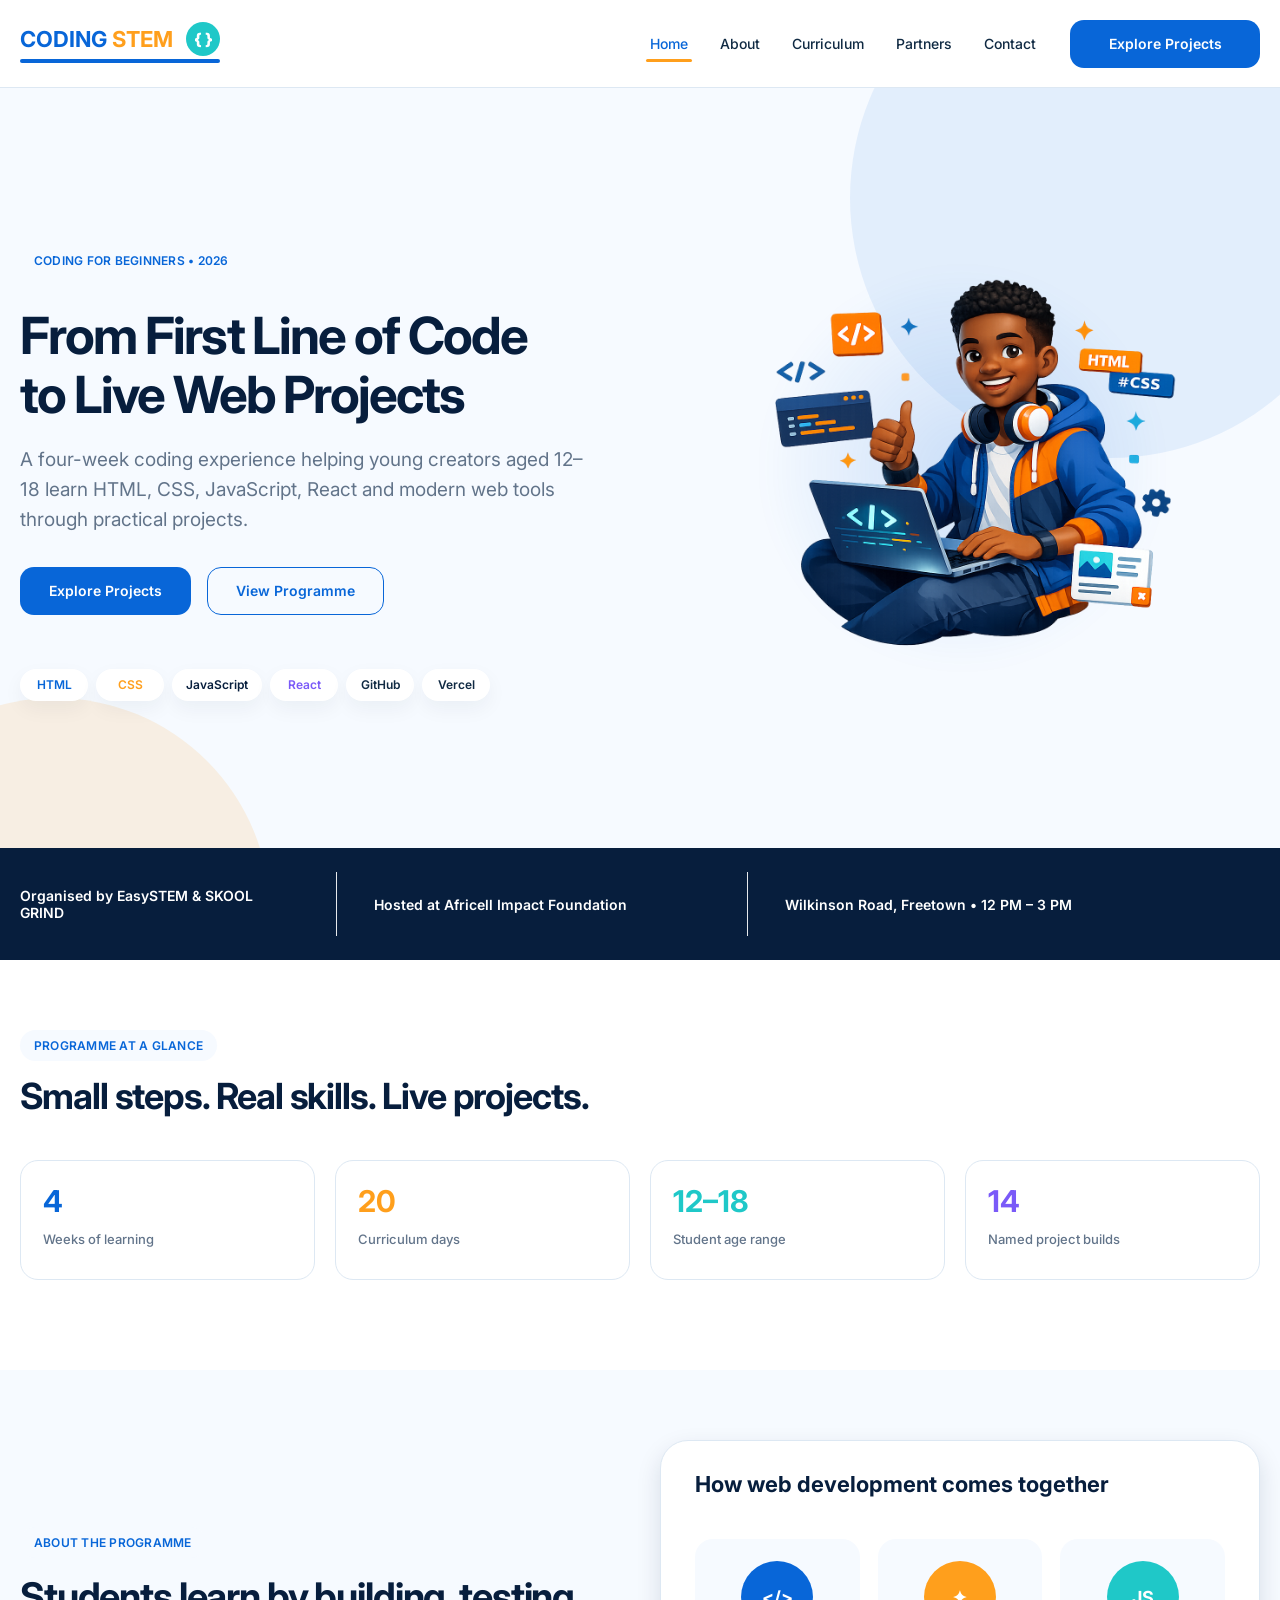
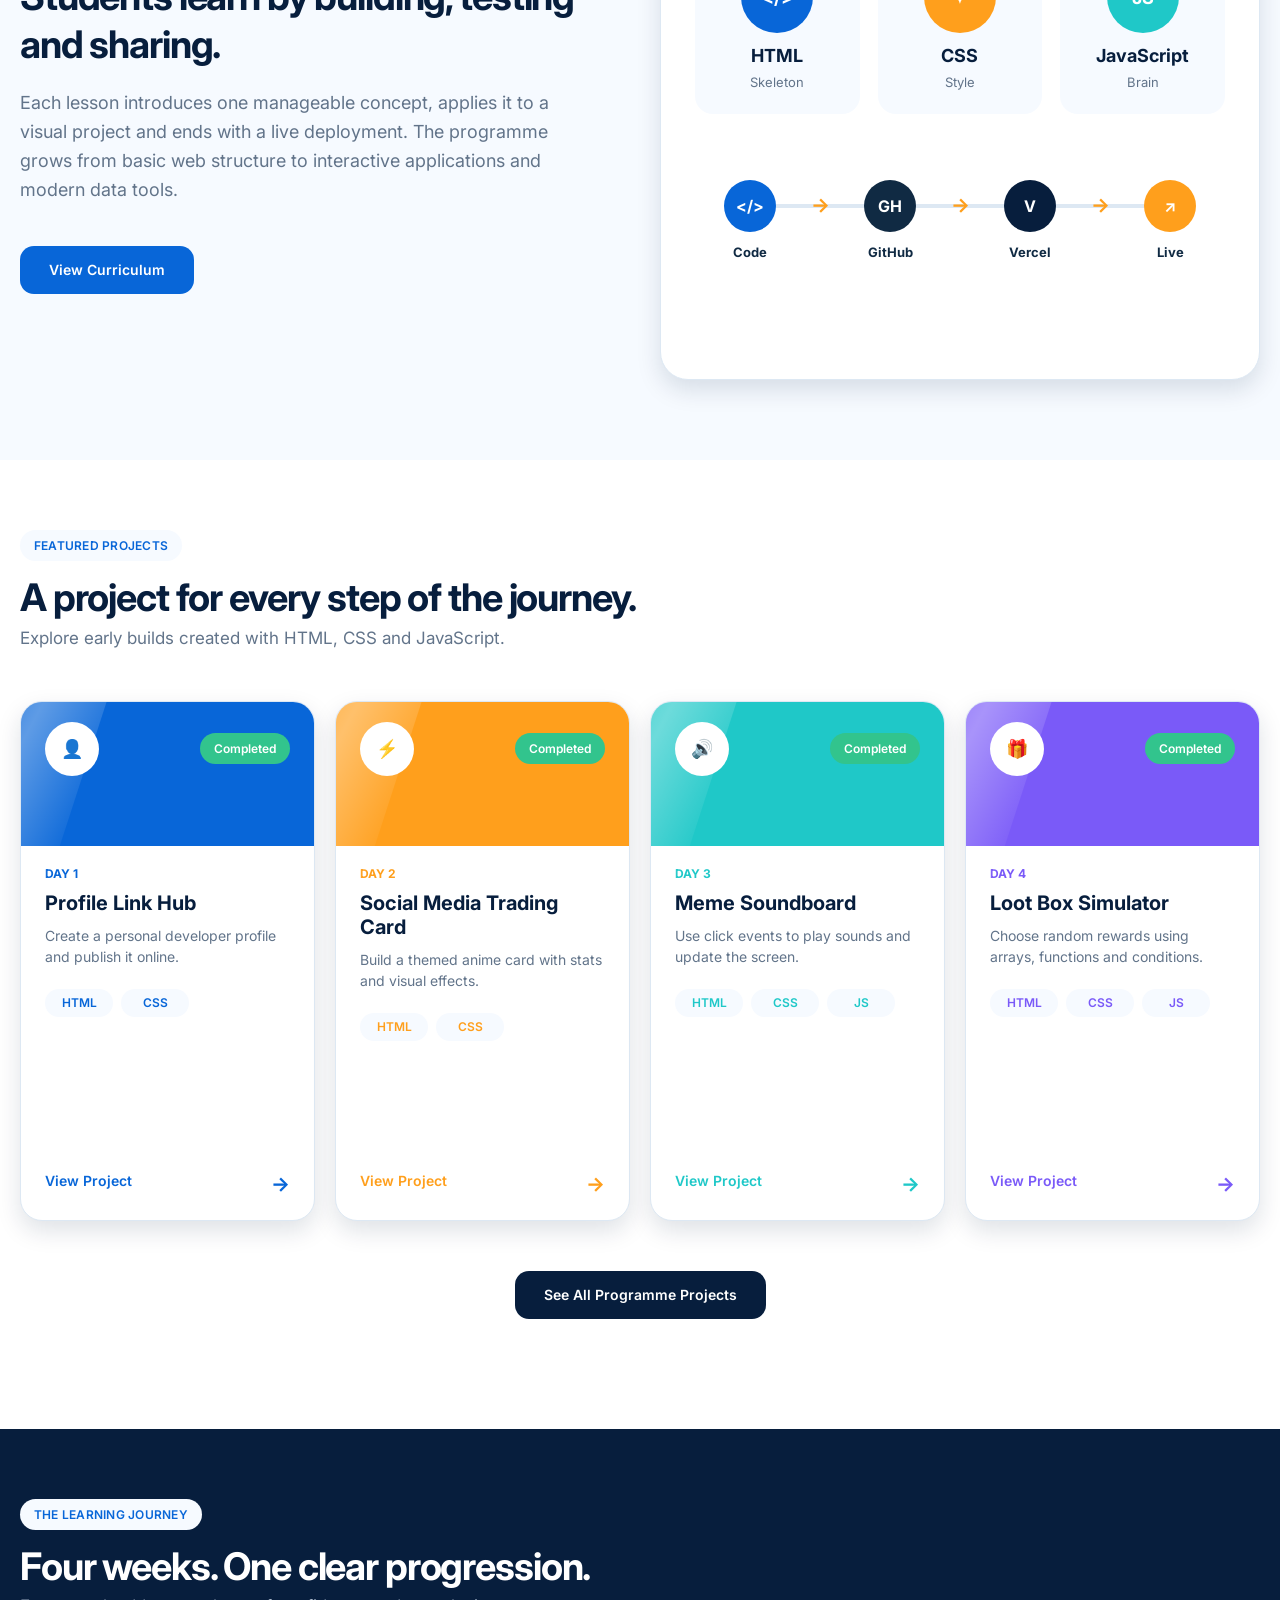
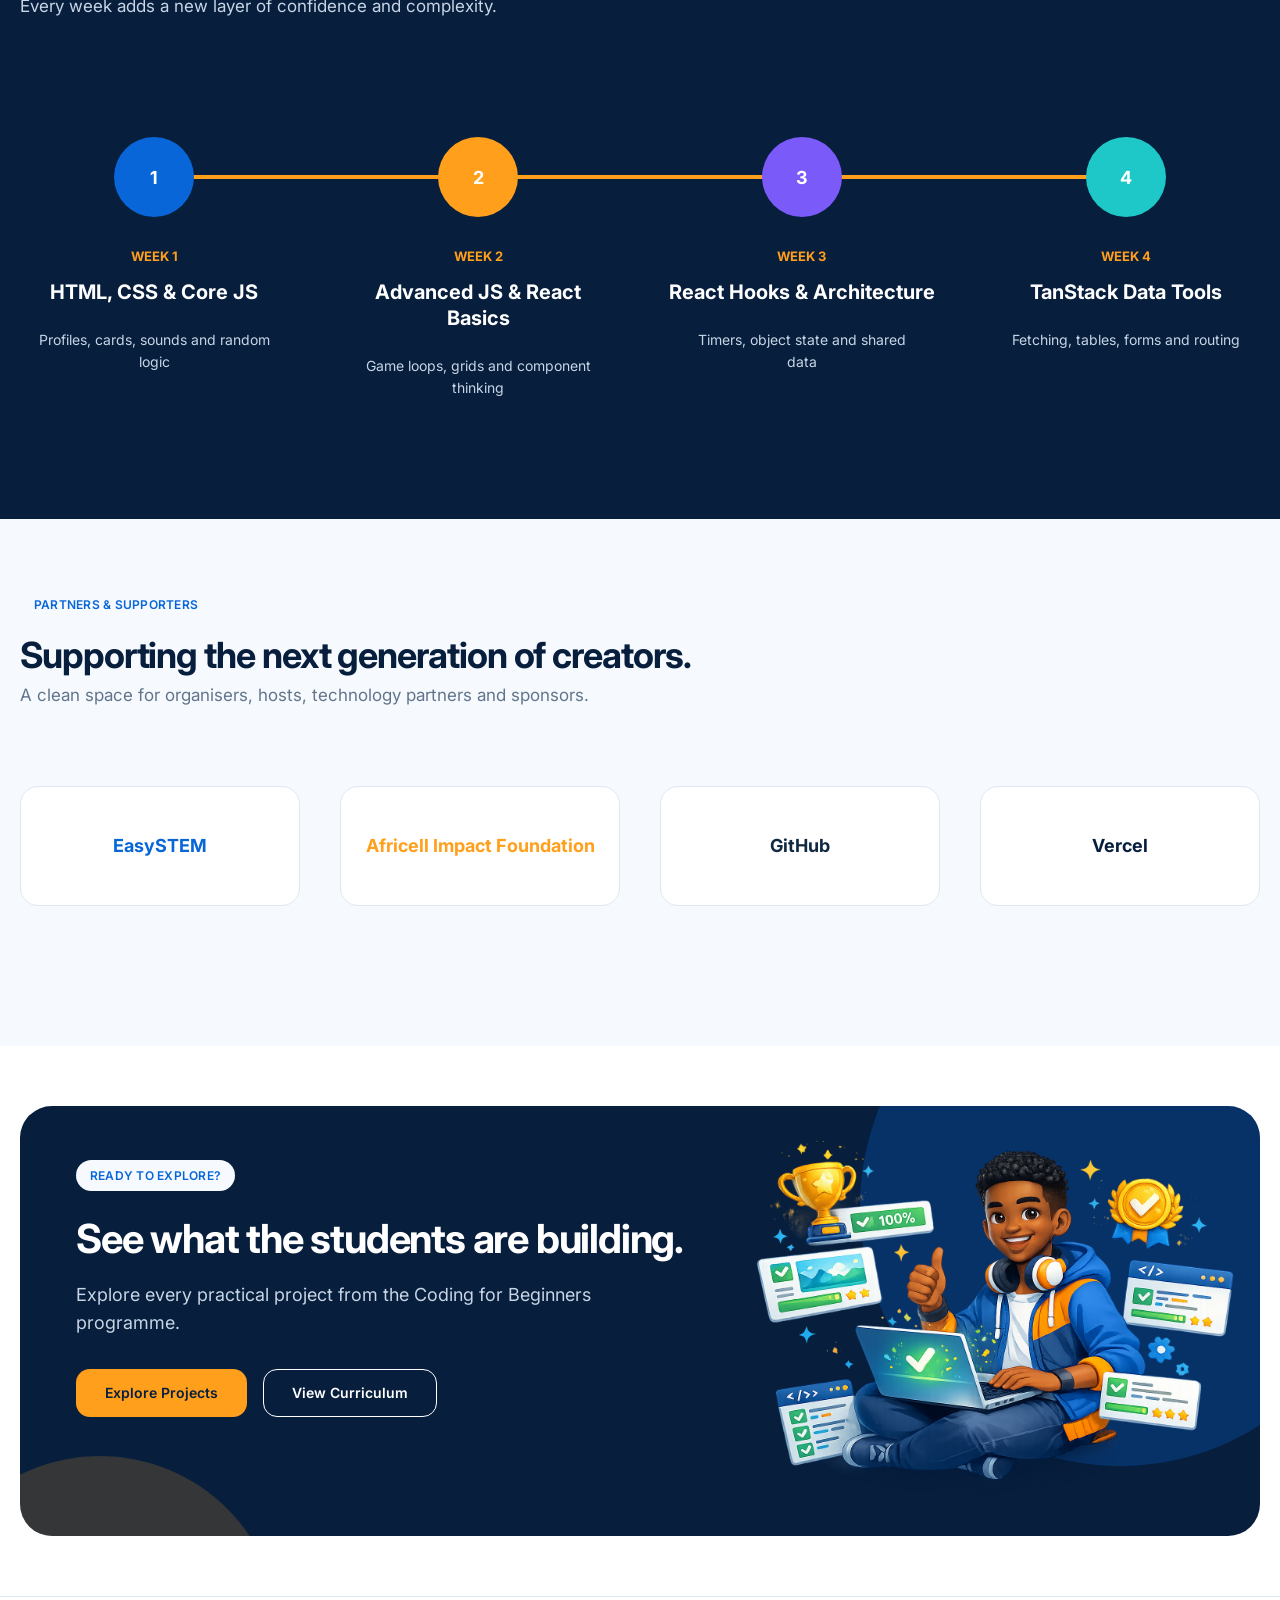
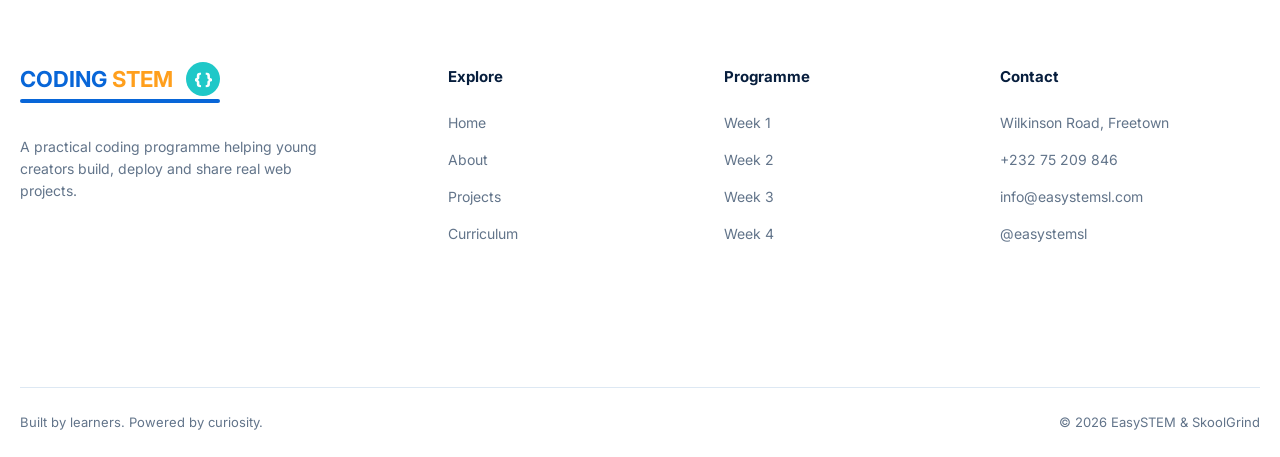
<file: index.html>
<!DOCTYPE html>
<html lang="en">
<head>
  <meta charset="UTF-8">
  <meta name="viewport" content="width=device-width, initial-scale=1.0">
  <meta name="description" content="Coding for Beginners is a four-week practical coding programme for young creators aged 12–18.">
  <meta property="og:image" content="preview.png">
  <meta property="og:image:width" content="1200">
  <meta property="og:image:height" content="630">
  <title>Coding STEM — Coding for Beginners</title>
  <link rel="preconnect" href="https://fonts.googleapis.com">
  <link rel="preconnect" href="https://fonts.gstatic.com" crossorigin>
  <link href="https://fonts.googleapis.com/css2?family=Inter:wght@400;500;600;700;800&display=swap" rel="stylesheet">
  <link rel="stylesheet" href="style.css">
</head>
<body>
  <header class="site-header" id="home">
    <div class="nav-shell">
      <a class="brand" href="#home" aria-label="Coding STEM home">
        <span class="brand-words"><strong>CODING</strong> <b>STEM</b></span>
        <span class="brand-code">{ }</span>
        <span class="brand-line"></span>
      </a>

      <input class="nav-toggle" type="checkbox" id="nav-toggle" aria-label="Open navigation">
      <label class="nav-toggle-label" for="nav-toggle"><span></span><span></span><span></span></label>

      <nav class="nav-links" aria-label="Primary navigation">
        <a class="active" href="#home">Home</a>
        <a href="#about">About</a>
        <!-- <a href="projects.html">Projects</a> -->
        <a href="#curriculum">Curriculum</a>
        <a href="#partners">Partners</a>
        <a href="#contact">Contact</a>
      </nav>

      <a class="button nav-button" href="projects.html">Explore Projects</a>
    </div>
  </header>

  <main>
    <section class="hero section-light">
      <span class="blob blob-blue" aria-hidden="true"></span>
      <span class="blob blob-orange" aria-hidden="true"></span>
      <div class="section-shell hero-grid">
        <div class="hero-copy">
          <span class="eyebrow">CODING FOR BEGINNERS • 2026</span>
          <h1>From First Line of Code<br>to Live Web Projects</h1>
          <p>A four-week coding experience helping young creators aged 12–18 learn HTML, CSS, JavaScript, React and modern web tools through practical projects.</p>
          <div class="hero-actions">
            <a class="button" href="projects.html">Explore Projects</a>
            <a class="button button-outline" href="#curriculum">View Programme</a>
          </div>
          <div class="technology-pills" aria-label="Technologies covered">
            <span class="tech html">HTML</span>
            <span class="tech css">CSS</span>
            <span class="tech js">JavaScript</span>
            <span class="tech react">React</span>
            <span class="tech neutral">GitHub</span>
            <span class="tech neutral">Vercel</span>
          </div>
        </div>

        <div class="hero-art" aria-label="Young student coding on a laptop">
          <span class="art-glow"></span>
          <img src="assets/coding-hero.png" alt="Young African student coding with a laptop and floating web development symbols">
        </div>
      </div>
    </section>

    <section class="programme-strip" aria-label="Programme details">
      <div class="strip-shell">
        <p>Organised by EasySTEM &amp; SKOOL GRIND</p>
        <span></span>
        <p>Hosted at Africell Impact Foundation</p>
        <span></span>
        <p>Wilkinson Road, Freetown • 12 PM – 3 PM</p>
      </div>
    </section>

    <section class="stats-section reveal-section">
      <div class="section-shell">
        <span class="eyebrow">PROGRAMME AT A GLANCE</span>
        <h2>Small steps. Real skills. Live projects.</h2>
        <div class="stats-grid">
          <article class="stat-card stat-blue"><strong>4</strong><span>Weeks of learning</span></article>
          <article class="stat-card stat-orange"><strong>20</strong><span>Curriculum days</span></article>
          <article class="stat-card stat-cyan"><strong>12–18</strong><span>Student age range</span></article>
          <article class="stat-card stat-purple"><strong>14</strong><span>Named project builds</span></article>
        </div>
      </div>
    </section>

    <section class="about-section section-light reveal-section" id="about">
      <div class="section-shell about-grid">
        <div class="about-copy">
          <span class="eyebrow">ABOUT THE PROGRAMME</span>
          <h2>Students learn by building, testing and sharing.</h2>
          <p>Each lesson introduces one manageable concept, applies it to a visual project and ends with a live deployment. The programme grows from basic web structure to interactive applications and modern data tools.</p>
          <a class="button" href="#curriculum">View Curriculum</a>
        </div>

        <div class="learning-card">
          <h3>How web development comes together</h3>
          <div class="layers-grid">
            <article class="layer-card">
              <span class="layer-icon blue">&lt;/&gt;</span>
              <strong>HTML</strong>
              <small>Skeleton</small>
            </article>
            <article class="layer-card">
              <span class="layer-icon orange">✦</span>
              <strong>CSS</strong>
              <small>Style</small>
            </article>
            <article class="layer-card">
              <span class="layer-icon cyan">JS</span>
              <strong>JavaScript</strong>
              <small>Brain</small>
            </article>
          </div>
          <div class="workflow-line" aria-label="Code to live project workflow">
            <article><span class="workflow-icon blue">&lt;/&gt;</span><b>Code</b></article>
            <i>→</i>
            <article><span class="workflow-icon ink">GH</span><b>GitHub</b></article>
            <i>→</i>
            <article><span class="workflow-icon navy">V</span><b>Vercel</b></article>
            <i>→</i>
            <article><span class="workflow-icon orange">↗</span><b>Live</b></article>
          </div>
        </div>
      </div>
    </section>

    <section class="projects-section reveal-section" id="projects">
      <div class="section-shell">
        <span class="eyebrow">FEATURED PROJECTS</span>
        <h2>A project for every step of the journey.</h2>
        <p class="section-intro">Explore early builds created with HTML, CSS and JavaScript.</p>

        <div class="project-grid">
          <a class="project-card blue-card" href="Day One/profile-card-lesson-project/day-one.html">
            <span class="project-top"><b class="project-icon">👤</b><em>Completed</em></span>
            <span class="day">DAY 1</span>
            <h3>Profile Link Hub</h3>
            <p>Create a personal developer profile and publish it online.</p>
            <span class="tag-row"><small>HTML</small><small>CSS</small></span>
            <span class="project-link">View Project <b>→</b></span>
          </a>

          <a class="project-card orange-card mobile-hide" href="Day Two/kairo-project/day-two.html">
            <span class="project-top"><b class="project-icon">⚡</b><em>Completed</em></span>
            <span class="day">DAY 2</span>
            <h3>Social Media Trading Card</h3>
            <p>Build a themed anime card with stats and visual effects.</p>
            <span class="tag-row"><small>HTML</small><small>CSS</small></span>
            <span class="project-link">View Project <b>→</b></span>
          </a>

          <a class="project-card cyan-card" href="Day Three/day3-meme-soundboard/day-three.html">
            <span class="project-top"><b class="project-icon">🔊</b><em>Completed</em></span>
            <span class="day">DAY 3</span>
            <h3>Meme Soundboard</h3>
            <p>Use click events to play sounds and update the screen.</p>
            <span class="tag-row"><small>HTML</small><small>CSS</small><small>JS</small></span>
            <span class="project-link">View Project <b>→</b></span>
          </a>

          <a class="project-card purple-card mobile-hide" href="Day Four/mystery-loot-box/day-four.html">
            <span class="project-top"><b class="project-icon">🎁</b><em>Completed</em></span>
            <span class="day">DAY 4</span>
            <h3>Loot Box Simulator</h3>
            <p>Choose random rewards using arrays, functions and conditions.</p>
            <span class="tag-row"><small>HTML</small><small>CSS</small><small>JS</small></span>
            <span class="project-link">View Project <b>→</b></span>
          </a>
        </div>

        <div class="center-action"><a class="button button-navy" href="projects.html">See All Programme Projects</a></div>
      </div>
    </section>

    <section class="journey-section reveal-section" id="curriculum">
      <div class="section-shell">
        <span class="eyebrow eyebrow-light">THE LEARNING JOURNEY</span>
        <h2>Four weeks. One clear progression.</h2>
        <p class="section-intro light-copy">Every week adds a new layer of confidence and complexity.</p>

        <div class="journey-track">
          <article class="week-card week-one">
            <span class="week-dot">1</span>
            <b>WEEK 1</b>
            <h3>HTML, CSS &amp; Core JS</h3>
            <p>Profiles, cards, sounds and random logic</p>
          </article>
          <article class="week-card week-two">
            <span class="week-dot">2</span>
            <b>WEEK 2</b>
            <h3>Advanced JS &amp; React Basics</h3>
            <p>Game loops, grids and component thinking</p>
          </article>
          <article class="week-card week-three">
            <span class="week-dot">3</span>
            <b>WEEK 3</b>
            <h3>React Hooks &amp; Architecture</h3>
            <p>Timers, object state and shared data</p>
          </article>
          <article class="week-card week-four">
            <span class="week-dot">4</span>
            <b>WEEK 4</b>
            <h3>TanStack Data Tools</h3>
            <p>Fetching, tables, forms and routing</p>
          </article>
        </div>
      </div>
    </section>

    <section class="partners-section section-light reveal-section" id="partners">
      <div class="section-shell">
        <span class="eyebrow">PARTNERS &amp; SUPPORTERS</span>
        <h2>Supporting the next generation of creators.</h2>
        <p class="section-intro">A clean space for organisers, hosts, technology partners and sponsors.</p>
        <div class="partner-grid">
          <article class="partner-card partner-blue">EasySTEM</article>
          <article class="partner-card partner-orange">Africell Impact Foundation</article>
          <article class="partner-card partner-ink">GitHub</article>
          <article class="partner-card partner-navy">Vercel</article>
        </div>
      </div>
    </section>

    <section class="cta-wrap reveal-section">
      <div class="cta-card">
        <span class="cta-blob cta-blue" aria-hidden="true"></span>
        <span class="cta-blob cta-orange" aria-hidden="true"></span>
        <div class="cta-copy">
          <span class="eyebrow eyebrow-light">READY TO EXPLORE?</span>
          <h2>See what the students are building.</h2>
          <p>Explore every practical project from the Coding for Beginners programme.</p>
          <div class="hero-actions">
            <a class="button button-orange" href="projects.html">Explore Projects</a>
            <a class="button button-outline-light" href="#curriculum">View Curriculum</a>
          </div>
        </div>
        <div class="cta-art">
          <img src="assets/project-achievement.png" alt="Young coder celebrating completed projects and achievements">
        </div>
      </div>
    </section>
  </main>

  <footer class="site-footer" id="contact">
    <div class="section-shell footer-grid">
      <div class="footer-brand">
        <a class="brand" href="#home">
          <span class="brand-words"><strong>CODING</strong> <b>STEM</b></span>
          <span class="brand-code">{ }</span>
          <span class="brand-line"></span>
        </a>
        <p>A practical coding programme helping young creators build, deploy and share real web projects.</p>
      </div>
      <div class="footer-column"><h3>Explore</h3><a href="#home">Home</a><a href="#about">About</a><a href="projects.html">Projects</a><a href="#curriculum">Curriculum</a></div>
      <div class="footer-column"><h3>Programme</h3><a href="#curriculum">Week 1</a><a href="#curriculum">Week 2</a><a href="#curriculum">Week 3</a><a href="#curriculum">Week 4</a></div>
      <div class="footer-column"><h3>Contact</h3><span>Wilkinson Road, Freetown</span><a href="tel:+23275209846">+232 75 209 846</a><a href="mailto:info@easystemsl.com">info@easystemsl.com</a><span>@easystemsl</span></div>
    </div>
    <div class="section-shell footer-bottom"><span>Built by learners. Powered by curiosity.</span><span>© 2026 EasySTEM &amp; SkoolGrind</span></div>
  </footer>
</body>
</html>
</file>
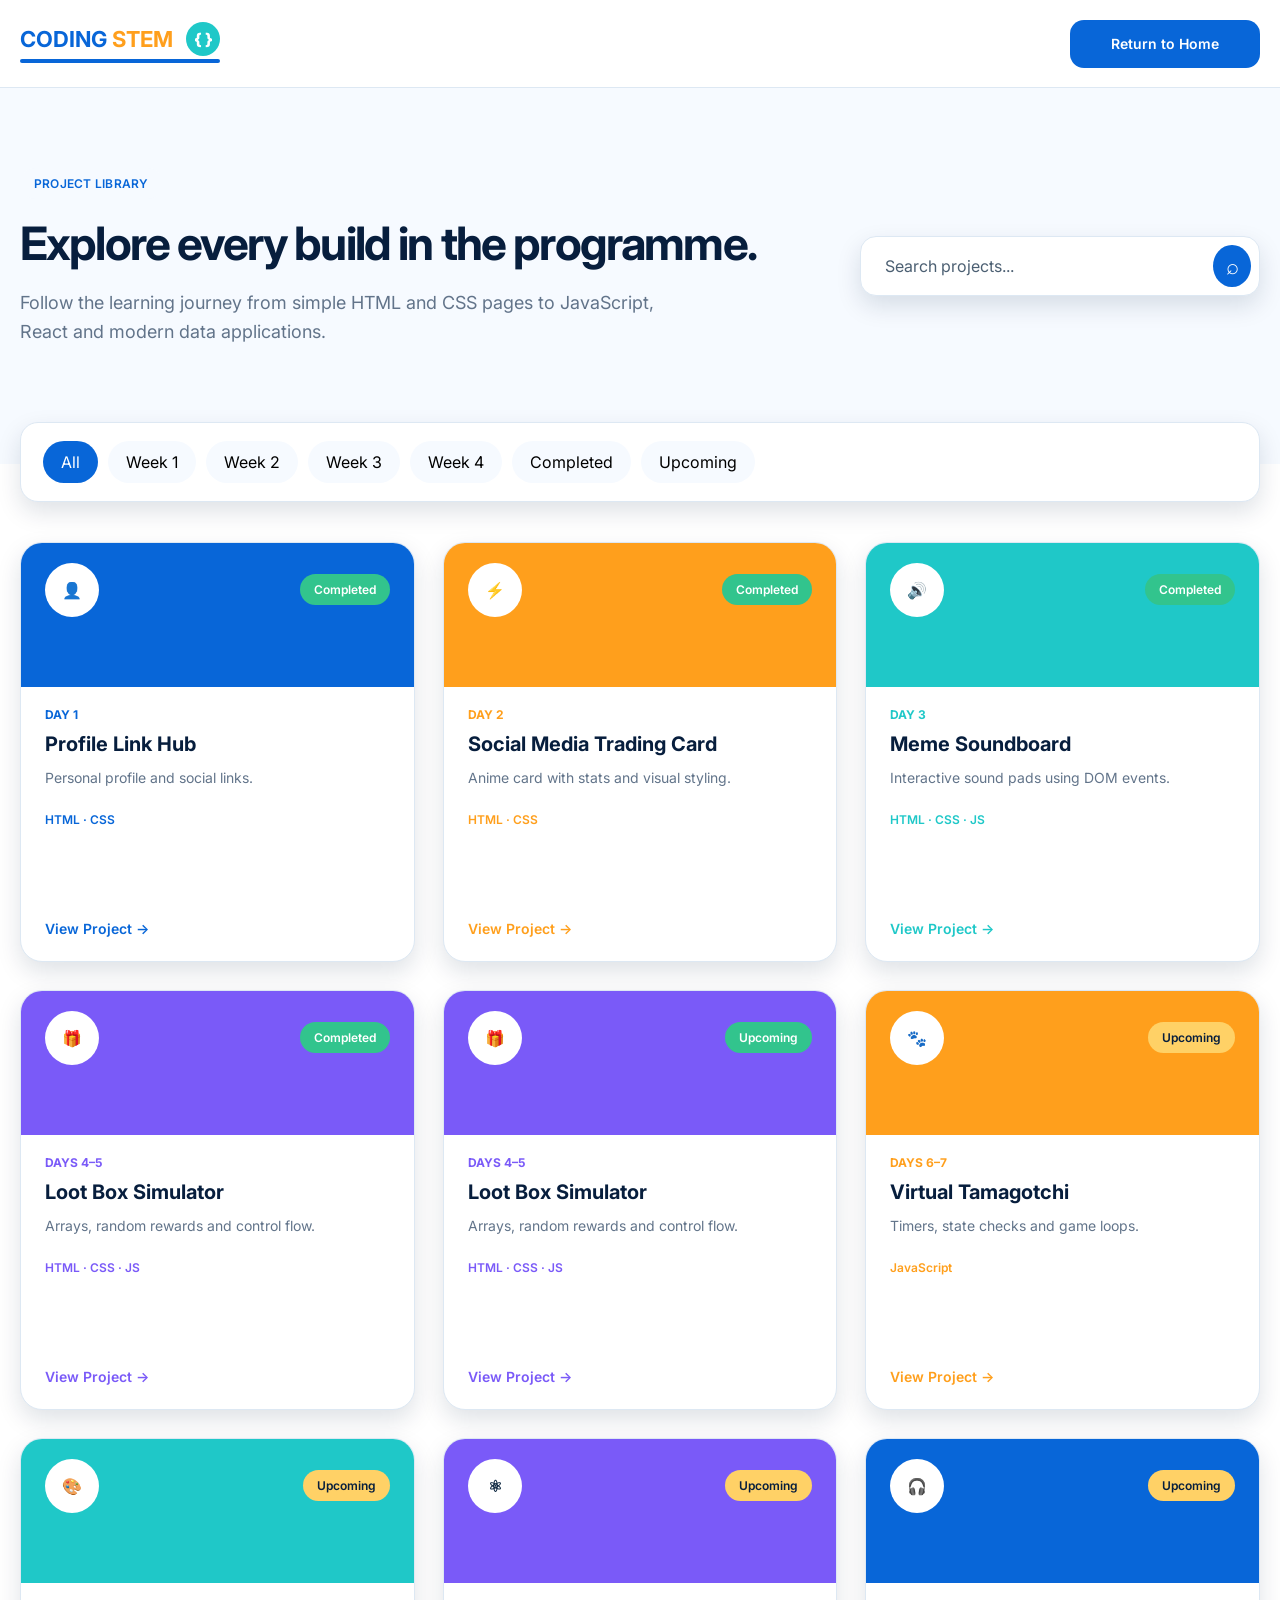
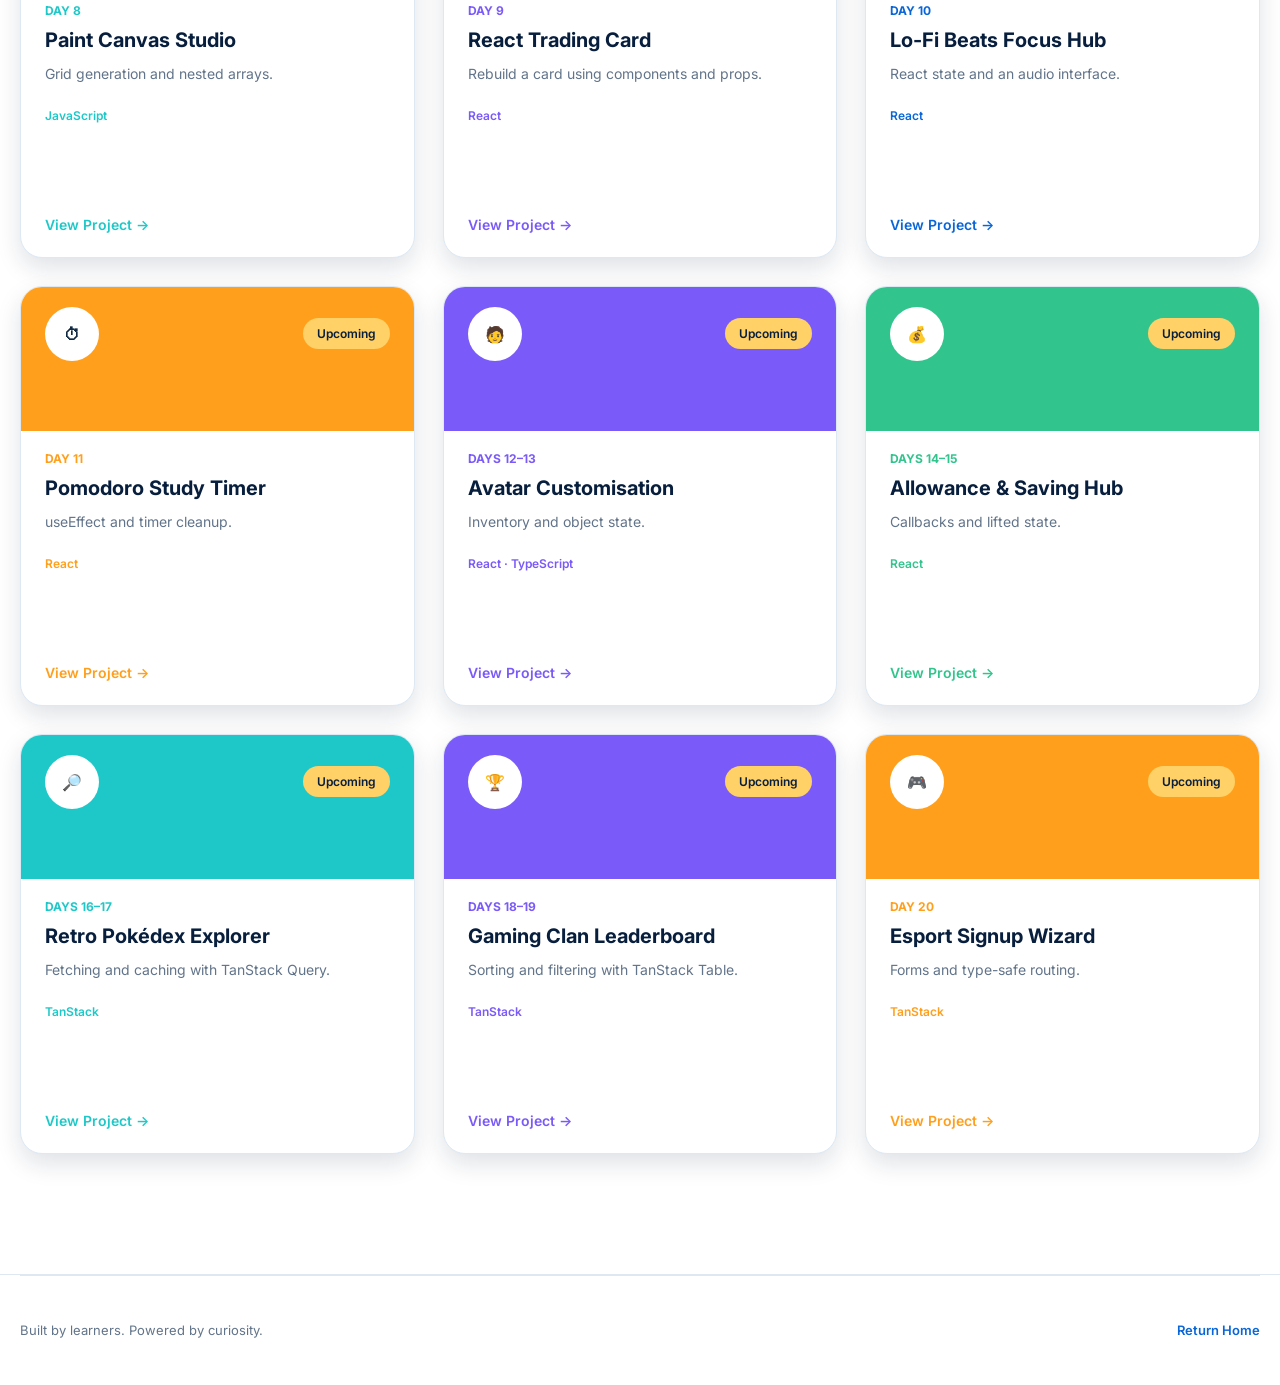
<file: projects.html>
<!doctype html>
<html lang="en">
  <head>
    <meta charset="UTF-8" />
    <meta name="viewport" content="width=device-width, initial-scale=1.0" />
    <meta
      name="description"
      content="Explore the projects in the Coding for Beginners programme."
    />
    <title>Programme Projects — Coding STEM</title>
    <link rel="preconnect" href="https://fonts.googleapis.com" />
    <link rel="preconnect" href="https://fonts.gstatic.com" crossorigin />
    <link
      href="https://fonts.googleapis.com/css2?family=Inter:wght@400;500;600;700;800&display=swap"
      rel="stylesheet"
    />
    <link rel="stylesheet" href="style.css" />
  
    <style>
      .project-search-card {
        cursor: text;
      }

      .project-search-card input {
        width: 100%;
        border: 0;
        outline: 0;
        background: transparent;
        color: inherit;
        font: inherit;
      }

      .project-search-card input::placeholder {
        color: inherit;
        opacity: 0.75;
      }

      .filter {
        border: 0;
        font: inherit;
        cursor: pointer;
      }

      .library-card[hidden] {
        display: none;
      }

      .no-projects-message {
        margin: 2rem 0 0;
        padding: 1rem 1.25rem;
        text-align: center;
        color: #62748a;
        background: #f6faff;
        border: 1px solid #dde8f3;
        border-radius: 14px;
      }
    </style>

  </head>
  <body>
    <header class="site-header">
      <div class="nav-shell">
        <a class="brand" href="index.html"
          ><span class="brand-words"><strong>CODING</strong> <b>STEM</b></span
          ><span class="brand-code">{ }</span><span class="brand-line"></span
        ></a>
        <input class="nav-toggle" type="checkbox" id="nav-toggle" /><label
          class="nav-toggle-label"
          for="nav-toggle"
          ><span></span><span></span><span></span
        ></label>
        <nav class="nav-links">
          <a href="index.html"></a>
          <a href="index.html#about"></a
          ><a class="" href="projects.html"></a
          ><a href="index.html#curriculum"></a
          ><a href="index.html#partners"></a
          ><a href="index.html#contact"></a>
        </nav>
        <a class="button nav-button" href="index.html"
          >Return to Home</a
        >
      </div>
    </header>

    <main>
      <section class="projects-hero section-light">
        <div class="section-shell projects-hero-grid">
          <div>
            <span class="eyebrow">PROJECT LIBRARY</span>
            <h1>Explore every build in the programme.</h1>
            <p>
              Follow the learning journey from simple HTML and CSS pages to
              JavaScript, React and modern data applications.
            </p>
          </div>
          <label class="project-search-card" for="project-search">
            <span aria-hidden="true">⌕</span>
            <input
              id="project-search"
              type="search"
              placeholder="Search projects..."
              autocomplete="off"
              aria-label="Search projects"
            />
          </label>
        </div>
      </section>

      <section class="project-library" id="project-library">
        <div class="section-shell">
          <div class="filter-row" aria-label="Filter projects">
            <button class="filter active" type="button" data-filter="all">All</button>
            <button class="filter" type="button" data-filter="week-1">Week 1</button>
            <button class="filter" type="button" data-filter="week-2">Week 2</button>
            <button class="filter" type="button" data-filter="week-3">Week 3</button>
            <button class="filter" type="button" data-filter="week-4">Week 4</button>
            <button class="filter" type="button" data-filter="completed">Completed</button>
            <button class="filter" type="button" data-filter="upcoming">Upcoming</button>
          </div>
          <div class="library-grid">
            <a
              class="library-card blue-card"
              id="day-1"
              href="Day One/profile-card-lesson-project/day-one.html"
             data-week="week-1" data-status="completed">
              <span class="library-banner"
                ><b>👤</b><em class="">Completed</em></span
              >
              <span class="day">DAY 1</span>
              <h2>Profile Link Hub</h2>
              <p>Personal profile and social links.</p>
              <small>HTML · CSS</small><span>View Project →</span>
            </a>
            <a
              class="library-card orange-card"
              id="day-2"
              href="Day Two/kairo-project/day-two.html"
             data-week="week-1" data-status="completed">
              <span class="library-banner"
                ><b>⚡</b><em class="">Completed</em></span
              >
              <span class="day">DAY 2</span>
              <h2>Social Media Trading Card</h2>
              <p>Anime card with stats and visual styling.</p>
              <small>HTML · CSS</small><span>View Project →</span>
            </a>
            <a
              class="library-card cyan-card"
              id="day-3"
              href="Day Three/day3-meme-soundboard/day-three.html"
             data-week="week-1" data-status="completed">
              <span class="library-banner"
                ><b>🔊</b><em class="">Completed</em></span
              >
              <span class="day">DAY 3</span>
              <h2>Meme Soundboard</h2>
              <p>Interactive sound pads using DOM events.</p>
              <small>HTML · CSS · JS</small><span>View Project →</span>
            </a>
            <a
              class="library-card purple-card"
              id="day-4"
              href="Day Four/mystery-loot-box/day-four.html"
             data-week="week-1" data-status="completed">
              <span class="library-banner"
                ><b>🎁</b><em class="">Completed</em></span
              >
              <span class="day">DAYS 4–5</span>
              <h2>Loot Box Simulator</h2>
              <p>Arrays, random rewards and control flow.</p>
              <small>HTML · CSS · JS</small><span>View Project →</span>
            </a>
            <a
              class="library-card purple-card"
              id="day-4"
              href="Day Five/loot-box-inventory/day-five.html"
             data-week="week-1" data-status="completed">
              <span class="library-banner"
                ><b>🎁</b><em class="">Upcoming</em></span
              >
              <span class="day">DAYS 4–5</span>
              <h2>Loot Box Simulator</h2>
              <p>Arrays, random rewards and control flow.</p>
              <small>HTML · CSS · JS</small><span>View Project →</span>
            </a>
            <a class="library-card orange-card" id="day-6" href="#" data-week="week-2" data-status="upcoming">
              <span class="library-banner"
                ><b>🐾</b><em class="upcoming">Upcoming</em></span
              >
              <span class="day">DAYS 6–7</span>
              <h2>Virtual Tamagotchi</h2>
              <p>Timers, state checks and game loops.</p>
              <small>JavaScript</small><span>View Project →</span>
            </a>
            <a class="library-card cyan-card" id="day-8" href="#" data-week="week-2" data-status="upcoming">
              <span class="library-banner"
                ><b>🎨</b><em class="upcoming">Upcoming</em></span
              >
              <span class="day">DAY 8</span>
              <h2>Paint Canvas Studio</h2>
              <p>Grid generation and nested arrays.</p>
              <small>JavaScript</small><span>View Project →</span>
            </a>
            <a class="library-card purple-card" id="day-9" href="#" data-week="week-2" data-status="upcoming">
              <span class="library-banner"
                ><b>⚛</b><em class="upcoming">Upcoming</em></span
              >
              <span class="day">DAY 9</span>
              <h2>React Trading Card</h2>
              <p>Rebuild a card using components and props.</p>
              <small>React</small><span>View Project →</span>
            </a>
            <a class="library-card blue-card" id="day-10" href="#" data-week="week-2" data-status="upcoming">
              <span class="library-banner"
                ><b>🎧</b><em class="upcoming">Upcoming</em></span
              >
              <span class="day">DAY 10</span>
              <h2>Lo-Fi Beats Focus Hub</h2>
              <p>React state and an audio interface.</p>
              <small>React</small><span>View Project →</span>
            </a>
            <a class="library-card orange-card" id="day-11" href="#" data-week="week-3" data-status="upcoming">
              <span class="library-banner"
                ><b>⏱</b><em class="upcoming">Upcoming</em></span
              >
              <span class="day">DAY 11</span>
              <h2>Pomodoro Study Timer</h2>
              <p>useEffect and timer cleanup.</p>
              <small>React</small><span>View Project →</span>
            </a>
            <a class="library-card purple-card" id="day-12" href="#" data-week="week-3" data-status="upcoming">
              <span class="library-banner"
                ><b>🧑</b><em class="upcoming">Upcoming</em></span
              >
              <span class="day">DAYS 12–13</span>
              <h2>Avatar Customisation</h2>
              <p>Inventory and object state.</p>
              <small>React · TypeScript</small><span>View Project →</span>
            </a>
            <a class="library-card green-card" id="day-14" href="#" data-week="week-3" data-status="upcoming">
              <span class="library-banner"
                ><b>💰</b><em class="upcoming">Upcoming</em></span
              >
              <span class="day">DAYS 14–15</span>
              <h2>Allowance & Saving Hub</h2>
              <p>Callbacks and lifted state.</p>
              <small>React</small><span>View Project →</span>
            </a>
            <a class="library-card cyan-card" id="day-16" href="#" data-week="week-4" data-status="upcoming">
              <span class="library-banner"
                ><b>🔎</b><em class="upcoming">Upcoming</em></span
              >
              <span class="day">DAYS 16–17</span>
              <h2>Retro Pokédex Explorer</h2>
              <p>Fetching and caching with TanStack Query.</p>
              <small>TanStack</small><span>View Project →</span>
            </a>
            <a class="library-card purple-card" id="day-18" href="#" data-week="week-4" data-status="upcoming">
              <span class="library-banner"
                ><b>🏆</b><em class="upcoming">Upcoming</em></span
              >
              <span class="day">DAYS 18–19</span>
              <h2>Gaming Clan Leaderboard</h2>
              <p>Sorting and filtering with TanStack Table.</p>
              <small>TanStack</small><span>View Project →</span>
            </a>
            <a class="library-card orange-card" id="day-20" href="#" data-week="week-4" data-status="upcoming">
              <span class="library-banner"
                ><b>🎮</b><em class="upcoming">Upcoming</em></span
              >
              <span class="day">DAY 20</span>
              <h2>Esport Signup Wizard</h2>
              <p>Forms and type-safe routing.</p>
              <small>TanStack</small><span>View Project →</span>
            </a>
          </div>
          <p id="no-projects-message" class="no-projects-message" hidden>
            No projects match your search or selected tab.
          </p>
        </div>
      </section>
    </main>
    <footer class="site-footer compact-footer">
      <div class="section-shell footer-bottom">
        <span>Built by learners. Powered by curiosity.</span
        ><a href="index.html">Return Home</a>
      </div>
    </footer>
  
    <script>
      const searchInput = document.getElementById("project-search");
      const filterButtons = document.querySelectorAll(".filter");
      const projectCards = document.querySelectorAll(".library-card");
      const noProjectsMessage = document.getElementById("no-projects-message");

      let activeFilter = "all";

      function updateProjects() {
        const searchText = searchInput.value.trim().toLowerCase();
        let visibleProjects = 0;

        projectCards.forEach((card) => {
          const matchesSearch = card.textContent
            .toLowerCase()
            .includes(searchText);

          const matchesFilter =
            activeFilter === "all" ||
            card.dataset.week === activeFilter ||
            card.dataset.status === activeFilter;

          const shouldShow = matchesSearch && matchesFilter;
          card.hidden = !shouldShow;

          if (shouldShow) {
            visibleProjects++;
          }
        });

        noProjectsMessage.hidden = visibleProjects > 0;
      }

      filterButtons.forEach((button) => {
        button.addEventListener("click", () => {
          filterButtons.forEach((item) => item.classList.remove("active"));
          button.classList.add("active");
          activeFilter = button.dataset.filter;
          updateProjects();
        });
      });

      searchInput.addEventListener("input", updateProjects);
    </script>

  </body>
</html>
</file>
<file: style.css>
:root {
  --blue: #0866d8;
  --navy: #071e3d;
  --orange: #ff9f1c;
  --cyan: #1fc8c8;
  --pink: #ef476f;
  --purple: #7a5af8;
  --green: #32c48d;
  --yellow: #ffd166;
  --light: #f6faff;
  --text: #102a43;
  --muted: #62748a;
  --line: #dde8f3;
  --white: #ffffff;
  --shadow: 0 10px 24px rgba(8, 31, 64, 0.13);
}

* {
  box-sizing: border-box;
}
html {
  scroll-behavior: smooth;
}
body {
  margin: 0;
  font-family: "Inter", Arial, sans-serif;
  color: var(--text);
  background: var(--white);
}
a {
  color: inherit;
  text-decoration: none;
}
img {
  display: block;
  max-width: 100%;
}
button,
input {
  font: inherit;
}
.section-shell,
.nav-shell,
.strip-shell {
  width: min(1296px, calc(100% - 40px));
  margin-inline: auto;
}
.section-light {
  background: var(--light);
}

.site-header {
  height: 88px;
  position: sticky;
  top: 0;
  z-index: 50;
  background: rgba(255, 255, 255, 0.94);
  border-bottom: 1px solid var(--line);
  backdrop-filter: blur(16px);
  animation: nav-enter 0.65s ease both;
}
.nav-shell {
  height: 100%;
  display: flex;
  align-items: center;
  gap: 32px;
}
.brand {
  width: 200px;
  min-width: 200px;
  height: 44px;
  display: grid;
  grid-template-columns: 158px 34px;
  grid-template-rows: 34px 4px;
  column-gap: 8px;
  row-gap: 3px;
  align-items: center;
}
.brand-words {
  font-size: 22px;
  color: var(--blue);
  white-space: nowrap;
  font-weight: 800;
}
.brand-words b {
  color: var(--orange);
}
.brand-code {
  width: 34px;
  height: 34px;
  display: grid;
  place-items: center;
  color: var(--white);
  background: var(--cyan);
  border-radius: 50%;
  font-size: 16px;
  font-weight: 800;
}
.brand-line {
  grid-column: 1 / -1;
  height: 4px;
  background: var(--blue);
  border-radius: 8px;
}
.nav-links {
  margin-left: auto;
  display: flex;
  align-items: center;
  gap: 28px;
}
.nav-links a {
  position: relative;
  padding: 12px 2px;
  font-size: 14px;
  font-weight: 500;
  color: var(--text);
}
.nav-links a::after {
  content: "";
  position: absolute;
  left: 50%;
  bottom: 2px;
  width: 0;
  height: 3px;
  background: var(--orange);
  border-radius: 3px;
  transition: 0.25s ease;
  transform: translateX(-50%);
}
.nav-links a:hover,
.nav-links a.active {
  color: var(--blue);
}
.nav-links a:hover::after,
.nav-links a.active::after {
  width: 46px;
}
.nav-toggle,
.nav-toggle-label {
  display: none;
}

.button {
  min-height: 48px;
  padding: 0 28px;
  display: inline-flex;
  align-items: center;
  justify-content: center;
  border: 1.5px solid transparent;
  border-radius: 14px;
  background: var(--blue);
  color: var(--white);
  font-size: 14px;
  font-weight: 600;
  transition:
    transform 0.25s ease,
    box-shadow 0.25s ease,
    background 0.25s ease;
}
.button:hover {
  transform: translateY(-3px);
  box-shadow: 0 12px 24px rgba(8, 102, 216, 0.2);
}
.button-outline {
  color: var(--blue);
  background: transparent;
  border-color: var(--blue);
}
.button-navy {
  background: var(--navy);
}
.button-orange {
  background: var(--orange);
  color: var(--navy);
}
.button-outline-light {
  background: transparent;
  border-color: var(--white);
  color: var(--white);
}
.nav-button {
  min-width: 190px;
  padding-inline: 22px;
}

.hero {
  min-height: 760px;
  position: relative;
  overflow: hidden;
}
.hero-grid {
  min-height: 760px;
  display: grid;
  grid-template-columns: 52% 48%;
  align-items: center;
  position: relative;
  z-index: 2;
}
.blob {
  position: absolute;
  border-radius: 50%;
  pointer-events: none;
  filter: blur(0.1px);
  animation: blob-drift 9s ease-in-out infinite alternate;
}
.blob-blue {
  width: 520px;
  height: 520px;
  right: -90px;
  top: -150px;
  background: rgba(8, 102, 216, 0.08);
}
.blob-orange {
  width: 430px;
  height: 430px;
  left: -160px;
  bottom: -280px;
  background: rgba(255, 159, 28, 0.12);
  animation-delay: -3s;
}
.hero-copy {
  padding-top: 10px;
  animation: hero-copy-enter 0.8s cubic-bezier(0.2, 0.7, 0.2, 1) 0.1s both;
}
.eyebrow {
  display: inline-flex;
  padding: 8px 14px;
  border-radius: 999px;
  background: var(--light);
  color: var(--blue);
  font-size: 12px;
  font-style: normal;
  font-weight: 600;
  letter-spacing: 0.02em;
}
.hero h1 {
  margin: 30px 0 22px;
  max-width: 650px;
  font-size: clamp(46px, 4vw, 58px);
  line-height: 1.14;
  color: var(--navy);
  letter-spacing: -0.04em;
}
.hero-copy > p {
  max-width: 580px;
  margin: 0;
  font-size: 19px;
  line-height: 30px;
  color: var(--muted);
}
.hero-actions {
  display: flex;
  gap: 16px;
  margin-top: 32px;
}
.technology-pills {
  margin-top: 54px;
  display: flex;
  flex-wrap: wrap;
  gap: 8px;
}
.tech {
  min-width: 68px;
  height: 32px;
  padding: 0 14px;
  display: inline-grid;
  place-items: center;
  border-radius: 999px;
  background: var(--white);
  box-shadow: 0 8px 20px rgba(7, 30, 61, 0.05);
  font-size: 12px;
  font-weight: 600;
  animation: pill-float 4s ease-in-out infinite;
}
.tech:nth-child(2n) {
  animation-delay: -0.8s;
}
.tech:nth-child(3n) {
  animation-delay: -1.6s;
}
.tech.html {
  color: var(--blue);
}
.tech.css {
  color: var(--orange);
}
.tech.js {
  color: var(--navy);
}
.tech.react {
  color: var(--purple);
}
.tech.neutral {
  color: var(--text);
}
.hero-art {
  min-height: 560px;
  position: relative;
  display: grid;
  place-items: center;
  animation: hero-art-enter 0.9s cubic-bezier(0.2, 0.7, 0.2, 1) 0.25s both;
}
.hero-art img {
  width: 112%;
  max-width: 785px;
  position: relative;
  z-index: 2;
  /* animation: character-float 5.5s ease-in-out infinite; */
}
.art-glow {
  position: absolute;
  width: 70%;
  aspect-ratio: 1;
  background: radial-gradient(circle, rgba(8, 102, 216, 0.18), transparent 68%);
  filter: blur(10px);
  animation: glow-pulse 4s ease-in-out infinite;
}

.programme-strip {
  min-height: 112px;
  background: var(--navy);
  color: var(--white);
}
.strip-shell {
  min-height: 112px;
  display: grid;
  grid-template-columns: 1fr 1px 1.2fr 1px 1.7fr;
  gap: 37px;
  align-items: center;
}
.strip-shell p {
  margin: 0;
  font-size: 14px;
  font-weight: 600;
}
.strip-shell > span {
  width: 1px;
  height: 64px;
  background: var(--white);
  opacity: 0.9;
}

.stats-section {
  padding: 70px 0 90px;
}
.stats-section h2,
.partners-section h2 {
  margin: 14px 0 42px;
  font-size: 36px;
  line-height: 1.2;
  color: var(--navy);
  letter-spacing: -0.03em;
}
.stats-grid {
  display: grid;
  grid-template-columns: repeat(4, 1fr);
  gap: 20px;
}
.stat-card {
  min-height: 120px;
  padding: 22px;
  display: flex;
  flex-direction: column;
  justify-content: flex-start;
  border: 1px solid var(--line);
  border-radius: 18px;
  background: var(--white);
  transition: 0.3s ease;
}
.stat-card:hover {
  transform: translateY(-8px);
  box-shadow: var(--shadow);
}
.stat-card strong {
  font-size: 30px;
  line-height: 1.2;
}
.stat-card span {
  margin-top: 12px;
  font-size: 13px;
  color: var(--muted);
  font-weight: 500;
}
.stat-blue strong {
  color: var(--blue);
}
.stat-orange strong {
  color: var(--orange);
}
.stat-cyan strong {
  color: var(--cyan);
}
.stat-purple strong {
  color: var(--purple);
}

.about-section {
  padding: 70px 0 80px;
}
.about-grid {
  display: grid;
  grid-template-columns: 1fr 600px;
  gap: 80px;
  align-items: center;
}
.about-copy h2 {
  max-width: 580px;
  margin: 14px 0 20px;
  font-size: 38px;
  line-height: 48px;
  color: var(--navy);
  letter-spacing: -0.03em;
}
.about-copy p {
  max-width: 570px;
  margin: 0 0 42px;
  font-size: 18px;
  line-height: 29px;
  color: var(--muted);
}
.learning-card {
  min-height: 540px;
  padding: 30px 34px;
  border: 1px solid var(--line);
  border-radius: 28px;
  background: var(--white);
  box-shadow: var(--shadow);
  transition: transform 0.35s ease;
}
.learning-card:hover {
  transform: translateY(-6px) rotate(0.2deg);
}
.learning-card h3 {
  margin: 0 0 42px;
  color: var(--navy);
  font-size: 22px;
}
.layers-grid {
  display: grid;
  grid-template-columns: repeat(3, 1fr);
  gap: 18px;
}
.layer-card {
  min-height: 175px;
  padding: 22px 12px;
  display: flex;
  flex-direction: column;
  align-items: center;
  border-radius: 18px;
  background: var(--light);
}
.layer-icon {
  width: 72px;
  height: 72px;
  display: grid;
  place-items: center;
  border-radius: 50%;
  color: white;
  font-size: 18px;
  font-weight: 700;
  transition: transform 0.3s ease;
}
.layer-card:hover .layer-icon {
  transform: rotate(8deg) scale(1.08);
}
.layer-card strong {
  margin-top: 12px;
  color: var(--navy);
  font-size: 18px;
}
.layer-card small {
  margin-top: 8px;
  color: var(--muted);
  font-size: 13px;
}
.blue {
  background: var(--blue);
}
.orange {
  background: var(--orange);
}
.cyan {
  background: var(--cyan);
}
.ink {
  background: var(--text);
}
.navy {
  background: var(--navy);
}
.workflow-line {
  margin: 66px auto 0;
  position: relative;
  display: grid;
  grid-template-columns: 1fr 30px 1fr 30px 1fr 30px 1fr;
  align-items: start;
}
.workflow-line::before {
  content: "";
  position: absolute;
  top: 24px;
  left: 56px;
  right: 56px;
  height: 4px;
  background: var(--line);
  border-radius: 3px;
}
.workflow-line article {
  position: relative;
  z-index: 2;
  display: flex;
  flex-direction: column;
  align-items: center;
  gap: 12px;
}
.workflow-line i {
  position: relative;
  z-index: 3;
  margin-top: 13px;
  color: var(--orange);
  font-size: 20px;
  font-style: normal;
  font-weight: 700;
  text-align: center;
}
.workflow-icon {
  width: 52px;
  height: 52px;
  display: grid;
  place-items: center;
  border-radius: 50%;
  color: white;
  font-size: 16px;
  font-weight: 700;
}
.workflow-line b {
  font-size: 13px;
}

.projects-section {
  padding: 70px 0 110px;
}
.projects-section h2,
.journey-section h2 {
  margin: 14px 0 4px;
  font-size: 38px;
  line-height: 1.2;
  letter-spacing: -0.03em;
  color: var(--navy);
}
.section-intro {
  margin: 0;
  font-size: 17px;
  line-height: 26px;
  color: var(--muted);
}
.project-grid {
  margin-top: 50px;
  display: grid;
  grid-template-columns: repeat(4, 1fr);
  gap: 20px;
}
.project-card {
  min-height: 520px;
  position: relative;
  display: flex;
  flex-direction: column;
  padding: 164px 24px 24px;
  border: 1px solid var(--line);
  border-radius: 22px;
  background: var(--white);
  box-shadow: var(--shadow);
  overflow: hidden;
  transition:
    transform 0.35s ease,
    box-shadow 0.35s ease;
}
.project-card::before {
  content: "";
  position: absolute;
  inset: 0 0 auto;
  height: 144px;
  background: var(--accent);
}
.project-card::after {
  content: "";
  position: absolute;
  left: -30%;
  top: -60px;
  width: 50%;
  height: 260px;
  background: linear-gradient(
    100deg,
    transparent,
    rgba(255, 255, 255, 0.35),
    transparent
  );
  transform: rotate(18deg);
  transition: left 0.65s ease;
}
.project-card:hover {
  transform: translateY(-10px);
  box-shadow: 0 18px 38px rgba(8, 31, 64, 0.18);
}
.project-card:hover::after {
  left: 110%;
}
.project-top {
  position: absolute;
  z-index: 2;
  left: 24px;
  right: 24px;
  top: 20px;
  display: flex;
  justify-content: space-between;
  align-items: center;
}
.project-icon {
  width: 54px;
  height: 54px;
  display: grid;
  place-items: center;
  border-radius: 50%;
  background: white;
  color: var(--accent);
  font-size: 18px;
}
.project-top em {
  padding: 8px 14px;
  border-radius: 999px;
  background: var(--green);
  color: white;
  font-size: 12px;
  font-style: normal;
  font-weight: 600;
}
.project-card .day {
  color: var(--accent);
  font-size: 12px;
  font-weight: 700;
}
.project-card h3 {
  margin: 10px 0 10px;
  color: var(--navy);
  font-size: 20px;
  line-height: 1.2;
}
.project-card > p {
  margin: 0;
  color: var(--muted);
  font-size: 14px;
  line-height: 21px;
}
.tag-row {
  margin-top: 22px;
  display: flex;
  flex-wrap: wrap;
  gap: 8px;
}
.tag-row small {
  min-width: 68px;
  height: 28px;
  padding-inline: 12px;
  display: grid;
  place-items: center;
  border-radius: 999px;
  background: var(--light);
  color: var(--accent);
  font-size: 12px;
  font-weight: 600;
}
.project-link {
  margin-top: auto;
  display: flex;
  justify-content: space-between;
  color: var(--accent);
  font-size: 14px;
  font-weight: 600;
}
.project-link b {
  font-size: 20px;
}
.blue-card {
  --accent: var(--blue);
}
.orange-card {
  --accent: var(--orange);
}
.cyan-card {
  --accent: var(--cyan);
}
.purple-card {
  --accent: var(--purple);
}
.green-card {
  --accent: var(--green);
}
.center-action {
  margin-top: 50px;
  text-align: center;
}

.journey-section {
  padding: 70px 0 120px;
  background: var(--navy);
  color: var(--white);
}
.eyebrow-light {
  background: var(--light);
  color: var(--blue);
}
.journey-section h2 {
  color: var(--white);
}
.light-copy {
  color: #c7d5e5;
}
.journey-track {
  margin-top: 118px;
  position: relative;
  display: grid;
  grid-template-columns: repeat(4, 1fr);
  gap: 55px;
}
.journey-track::before {
  content: "";
  position: absolute;
  left: 100px;
  right: 100px;
  top: 38px;
  height: 4px;
  border-radius: 3px;
  background: var(--orange);
}
.week-card {
  position: relative;
  text-align: center;
  padding-top: 108px;
}
.week-dot {
  position: absolute;
  z-index: 2;
  left: 50%;
  top: 0;
  width: 80px;
  height: 80px;
  display: grid;
  place-items: center;
  border-radius: 50%;
  transform: translateX(-50%);
  background: var(--week);
  color: white;
  font-size: 18px;
  font-weight: 700;
  animation: timeline-pulse 3s ease-in-out infinite;
}
.week-two .week-dot {
  animation-delay: -0.7s;
}
.week-three .week-dot {
  animation-delay: -1.4s;
}
.week-four .week-dot {
  animation-delay: -2.1s;
}
.week-one {
  --week: var(--blue);
}
.week-two {
  --week: var(--orange);
}
.week-three {
  --week: var(--purple);
}
.week-four {
  --week: var(--cyan);
}
.week-card b {
  color: var(--orange);
  font-size: 13px;
}
.week-card h3 {
  margin: 14px auto 24px;
  color: white;
  font-size: 20px;
  line-height: 1.3;
}
.week-card p {
  max-width: 240px;
  margin: 0 auto;
  color: #c7d5e5;
  font-size: 14px;
  line-height: 22px;
}

.partners-section {
  padding: 70px 0 140px;
}
.partners-section h2 {
  margin-bottom: 4px;
}
.partner-grid {
  margin-top: 78px;
  display: grid;
  grid-template-columns: repeat(4, 1fr);
  gap: 40px;
}
.partner-card {
  min-height: 120px;
  padding: 20px;
  display: grid;
  place-items: center;
  text-align: center;
  border: 1px solid var(--line);
  border-radius: 18px;
  background: white;
  font-size: 18px;
  font-weight: 700;
  transition:
    transform 0.3s ease,
    box-shadow 0.3s ease;
}
.partner-card:hover {
  transform: translateY(-7px);
  box-shadow: var(--shadow);
}
.partner-blue {
  color: var(--blue);
}
.partner-orange {
  color: var(--orange);
}
.partner-ink {
  color: var(--text);
}
.partner-navy {
  color: var(--navy);
}

.cta-wrap {
  padding: 60px 0;
}
.cta-card {
  width: min(1296px, calc(100% - 40px));
  min-height: 430px;
  margin-inline: auto;
  position: relative;
  overflow: hidden;
  display: grid;
  grid-template-columns: 56% 44%;
  border-radius: 32px;
  background: var(--navy);
}
.cta-copy {
  position: relative;
  z-index: 3;
  padding: 54px 0 54px 56px;
}
.cta-copy h2 {
  max-width: 690px;
  margin: 24px 0 14px;
  color: white;
  font-size: 40px;
  line-height: 1.2;
  letter-spacing: -0.03em;
}
.cta-copy > p {
  max-width: 620px;
  color: #c7d5e5;
  font-size: 18px;
  line-height: 28px;
}
.cta-art {
  position: relative;
  z-index: 2;
  display: grid;
  place-items: center;
  overflow: hidden;
}
.cta-art img {
  width: 112%;
  max-width: 600px;
  /* animation: character-float 5.5s ease-in-out infinite; */
}
.cta-blob {
  position: absolute;
  border-radius: 50%;
}
.cta-blue {
  width: 520px;
  height: 520px;
  right: -120px;
  top: -160px;
  background: rgba(8, 102, 216, 0.28);
}
.cta-orange {
  width: 360px;
  height: 360px;
  left: -100px;
  bottom: -280px;
  background: rgba(255, 159, 28, 0.18);
}

.site-footer {
  border-top: 1px solid var(--line);
  background: white;
}
.footer-grid {
  min-height: 390px;
  padding: 65px 0 60px;
  display: grid;
  grid-template-columns: 1.7fr 1fr 1fr 1.2fr;
  gap: 60px;
}
.footer-brand p {
  max-width: 320px;
  margin-top: 30px;
  color: var(--muted);
  font-size: 14px;
  line-height: 22px;
}
.footer-column {
  display: flex;
  flex-direction: column;
  align-items: flex-start;
  gap: 20px;
}
.footer-column h3 {
  margin: 5px 0 8px;
  color: var(--navy);
  font-size: 15px;
}
.footer-column a,
.footer-column span {
  color: var(--muted);
  font-size: 14px;
}
.footer-column a:hover {
  color: var(--blue);
}
.footer-bottom {
  min-height: 70px;
  display: flex;
  align-items: center;
  justify-content: space-between;
  border-top: 1px solid var(--line);
  color: var(--muted);
  font-size: 13px;
}
.compact-footer .footer-bottom {
  min-height: 110px;
}
.compact-footer a {
  color: var(--blue);
  font-weight: 600;
}

/* Projects directory */
.projects-hero {
  padding: 80px 0 100px;
}
.projects-hero-grid {
  display: grid;
  grid-template-columns: 1fr 400px;
  align-items: center;
  gap: 70px;
}
.projects-hero h1 {
  max-width: 760px;
  margin: 18px 0;
  color: var(--navy);
  font-size: 46px;
  line-height: 1.15;
  letter-spacing: -0.04em;
}
.projects-hero p {
  max-width: 680px;
  color: var(--muted);
  font-size: 18px;
  line-height: 29px;
}
.project-search-card {
  min-height: 58px;
  padding: 8px 8px 8px 22px;
  display: flex;
  align-items: center;
  border: 1px solid var(--line);
  border-radius: 16px;
  background: white;
  box-shadow: var(--shadow);
}
.project-search-card p {
  margin: 0;
  flex: 1;
  color: var(--muted);
  font-size: 14px;
}
.project-search-card span {
  order: 2;
  width: 42px;
  height: 42px;
  display: grid;
  place-items: center;
  border-radius: 50%;
  background: var(--blue);
  color: white;
  font-size: 22px;
}
.project-library {
  padding: 0 0 120px;
}
.filter-row {
  margin: -42px 0 40px;
  padding: 18px 22px;
  display: flex;
  flex-wrap: wrap;
  gap: 10px;
  border: 1px solid var(--line);
  border-radius: 18px;
  background: white;
  box-shadow: var(--shadow);
  position: relative;
  z-index: 5;
}
.filter {
  padding: 11px 18px;
  border-radius: 999px;
  background: var(--light);
  font-size: 13px;
  font-weight: 600;
}
.filter.active {
  background: var(--blue);
  color: white;
}
.library-grid {
  display: grid;
  grid-template-columns: repeat(3, 1fr);
  gap: 28px;
}
.library-card {
  min-height: 420px;
  position: relative;
  display: flex;
  flex-direction: column;
  padding: 164px 24px 24px;
  overflow: hidden;
  border: 1px solid var(--line);
  border-radius: 22px;
  background: white;
  box-shadow: var(--shadow);
  transition: 0.35s ease;
}
.library-card:hover {
  transform: translateY(-9px);
}
.library-card::before {
  content: "";
  position: absolute;
  inset: 0 0 auto;
  height: 144px;
  background: var(--accent);
}
.library-banner {
  position: absolute;
  z-index: 2;
  top: 20px;
  left: 24px;
  right: 24px;
  display: flex;
  justify-content: space-between;
  align-items: center;
}
.library-banner b {
  width: 54px;
  height: 54px;
  display: grid;
  place-items: center;
  border-radius: 50%;
  background: white;
}
.library-banner em {
  padding: 8px 14px;
  border-radius: 999px;
  background: var(--green);
  color: white;
  font-size: 12px;
  font-style: normal;
  font-weight: 600;
}
.library-banner em.upcoming {
  background: var(--yellow);
  color: var(--navy);
}
.library-card .day {
  color: var(--accent);
  font-size: 12px;
  font-weight: 700;
}
.library-card h2 {
  margin: 10px 0;
  color: var(--navy);
  font-size: 20px;
  line-height: 1.25;
}
.library-card p {
  margin: 0;
  color: var(--muted);
  font-size: 14px;
  line-height: 21px;
}
.library-card small {
  margin-top: 24px;
  color: var(--accent);
  font-size: 12px;
  font-weight: 600;
}
.library-card > span:last-child {
  margin-top: auto;
  color: var(--accent);
  font-size: 14px;
  font-weight: 600;
}

/* Static project detail pages */
.project-detail-hero {
  padding: 74px 0 90px;
}
.detail-grid {
  display: grid;
  grid-template-columns: 1fr 580px;
  gap: 70px;
  align-items: center;
}
.detail-copy h1 {
  margin: 18px 0;
  color: var(--navy);
  font-size: 52px;
  line-height: 1.1;
  letter-spacing: -0.04em;
}
.detail-copy p {
  color: var(--muted);
  font-size: 18px;
  line-height: 29px;
}
.detail-preview {
  min-height: 460px;
  padding: 28px;
  display: grid;
  place-items: center;
  border-radius: 28px;
  background: var(--preview-bg, var(--blue));
  box-shadow: var(--shadow);
  overflow: hidden;
}
.mock-card {
  width: min(340px, 100%);
  min-height: 340px;
  padding: 28px;
  border-radius: 24px;
  background: white;
  text-align: center;
  animation: mock-float 5s ease-in-out infinite;
}
.mock-avatar {
  width: 120px;
  height: 120px;
  margin: 0 auto 20px;
  display: grid;
  place-items: center;
  border-radius: 50%;
  background: var(--light);
  font-size: 58px;
}
.mock-card h2 {
  margin: 0 0 8px;
  color: var(--navy);
}
.mock-card p {
  margin: 0;
  color: var(--muted);
  font-size: 14px;
  line-height: 22px;
}
.mock-stats {
  margin-top: 24px;
  display: grid;
  grid-template-columns: repeat(3, 1fr);
  gap: 8px;
}
.mock-stats span {
  padding: 12px 4px;
  border-radius: 12px;
  background: var(--light);
  color: var(--navy);
  font-size: 12px;
  font-weight: 700;
}
.detail-content {
  padding: 80px 0 120px;
}
.detail-panels {
  display: grid;
  grid-template-columns: 1fr 1fr;
  gap: 30px;
}
.detail-panel {
  padding: 34px;
  border: 1px solid var(--line);
  border-radius: 24px;
  background: white;
  box-shadow: var(--shadow);
}
.detail-panel h2 {
  margin-top: 0;
  color: var(--navy);
}
.detail-panel ul {
  margin: 0;
  padding-left: 20px;
  color: var(--muted);
  line-height: 2;
}
.detail-panel code {
  padding: 4px 8px;
  border-radius: 8px;
  background: var(--light);
  color: var(--blue);
}

@keyframes nav-enter {
  from {
    opacity: 0;
    transform: translateY(-20px);
  }
  to {
    opacity: 1;
    transform: translateY(0);
  }
}
@keyframes hero-copy-enter {
  from {
    opacity: 0;
    transform: translateX(-36px);
  }
  to {
    opacity: 1;
    transform: translateX(0);
  }
}
@keyframes hero-art-enter {
  from {
    opacity: 0;
    transform: translateX(50px) scale(0.96);
  }
  to {
    opacity: 1;
    transform: translateX(0) scale(1);
  }
}
@keyframes character-float {
  0%,
  100% {
    transform: translateY(0) rotate(0);
  }
  50% {
    transform: translateY(-14px) rotate(0.7deg);
  }
}
@keyframes mock-float {
  0%,
  100% {
    transform: translateY(0);
  }
  50% {
    transform: translateY(-10px);
  }
}
@keyframes blob-drift {
  to {
    transform: translate(30px, 24px) scale(1.05);
  }
}
@keyframes glow-pulse {
  50% {
    transform: scale(1.08);
    opacity: 0.72;
  }
}
@keyframes pill-float {
  0%,
  100% {
    transform: translateY(0);
  }
  50% {
    transform: translateY(-4px);
  }
}
@keyframes timeline-pulse {
  0%,
  100% {
    box-shadow: 0 0 0 0 rgba(255, 159, 28, 0.15);
  }
  50% {
    box-shadow: 0 0 0 14px rgba(255, 159, 28, 0);
  }
}
@keyframes section-reveal {
  from {
    opacity: 0.001;
    transform: translateY(44px);
  }
  to {
    opacity: 1;
    transform: translateY(0);
  }
}

@supports (animation-timeline: view()) {
  .reveal-section {
    animation: section-reveal both;
    animation-timeline: view();
    animation-range: entry 5% cover 28%;
  }
}

@media (max-width: 1120px) {
  .nav-links {
    gap: 16px;
  }
  .nav-button {
    min-width: 160px;
  }
  .hero-grid {
    grid-template-columns: 54% 46%;
  }
  .hero-art img {
    width: 125%;
  }
  .about-grid {
    grid-template-columns: 1fr 520px;
    gap: 45px;
  }
  .learning-card {
    padding-inline: 24px;
  }
  .layer-card {
    min-width: 0;
  }
  .project-grid {
    grid-template-columns: repeat(2, 1fr);
  }
  .partner-grid {
    grid-template-columns: repeat(2, 1fr);
  }
  .library-grid {
    grid-template-columns: repeat(2, 1fr);
  }
}

@media (max-width: 900px) {
  .site-header {
    height: 76px;
  }
  .nav-shell {
    width: calc(100% - 32px);
  }
  .brand {
    width: 150px;
    min-width: 150px;
    grid-template-columns: 110px 30px;
    height: 38px;
  }
  .brand-words {
    font-size: 16px;
  }
  .brand-code {
    width: 30px;
    height: 30px;
    font-size: 13px;
  }
  .brand-line {
    height: 3px;
  }
  .nav-toggle-label {
    margin-left: auto;
    width: 44px;
    height: 44px;
    display: flex;
    flex-direction: column;
    justify-content: center;
    gap: 5px;
    padding: 10px;
    border-radius: 50%;
    background: var(--navy);
    cursor: pointer;
  }
  .nav-toggle-label span {
    width: 100%;
    height: 2px;
    background: white;
    border-radius: 2px;
  }
  .nav-links {
    position: absolute;
    top: 76px;
    left: 16px;
    right: 16px;
    padding: 18px;
    display: grid;
    gap: 4px;
    background: white;
    border: 1px solid var(--line);
    border-radius: 18px;
    box-shadow: var(--shadow);
    transform: translateY(-18px);
    opacity: 0;
    pointer-events: none;
    transition: 0.25s ease;
  }
  .nav-links a {
    padding: 13px 16px;
  }
  .nav-links a::after {
    display: none;
  }
  .nav-toggle:checked ~ .nav-links {
    transform: translateY(0);
    opacity: 1;
    pointer-events: auto;
  }
  .nav-button {
    display: none;
  }
  .hero {
    min-height: 820px;
  }
  .hero-grid {
    min-height: 820px;
    grid-template-columns: 1fr;
    padding: 42px 0 20px;
    text-align: center;
  }
  .hero-copy {
    display: flex;
    flex-direction: column;
    align-items: center;
  }
  .hero h1 {
    font-size: clamp(38px, 8vw, 52px);
  }
  .hero-copy > p {
    max-width: 650px;
  }
  .hero-art {
    min-height: 360px;
    margin-top: 20px;
  }
  .hero-art img {
    width: min(760px, 110%);
  }
  .technology-pills {
    justify-content: center;
    margin-top: 34px;
  }
  .strip-shell {
    grid-template-columns: 1fr;
    gap: 12px;
    padding: 26px 0;
    text-align: center;
  }
  .strip-shell > span {
    display: none;
  }
  .stats-grid {
    grid-template-columns: repeat(2, 1fr);
  }
  .about-grid,
  .projects-hero-grid,
  .detail-grid {
    grid-template-columns: 1fr;
  }
  .about-copy {
    text-align: center;
  }
  .about-copy p {
    margin-inline: auto;
  }
  .learning-card {
    max-width: 600px;
    margin-inline: auto;
  }
  .journey-track {
    grid-template-columns: repeat(2, 1fr);
    row-gap: 70px;
  }
  .journey-track::before {
    display: none;
  }
  .cta-card {
    grid-template-columns: 1fr;
  }
  .cta-copy {
    padding: 48px 38px 0;
    text-align: center;
  }
  .cta-copy .hero-actions {
    justify-content: center;
  }
  .cta-art {
    min-height: 330px;
  }
  .cta-art img {
    max-width: 620px;
  }
  .footer-grid {
    grid-template-columns: repeat(2, 1fr);
  }
  .projects-hero {
    text-align: center;
  }
  .project-search-card {
    max-width: 500px;
    margin-inline: auto;
  }
  .detail-preview {
    order: -1;
  }
}

@media (max-width: 600px) {
  .section-shell,
  .strip-shell {
    width: calc(100% - 40px);
  }
  .hero {
    min-height: 700px;
  }
  .hero-grid {
    min-height: 700px;
    padding-top: 42px;
  }
  .hero h1 {
    margin-top: 18px;
    font-size: 38px;
    line-height: 44px;
  }
  .hero-copy > p {
    font-size: 17px;
    line-height: 26px;
  }
  .hero-actions {
    width: 100%;
    flex-direction: column;
    gap: 14px;
  }
  .hero-actions .button {
    width: 100%;
  }
  .technology-pills {
    display: none;
  }
  .hero-art {
    min-height: 230px;
    margin-top: 8px;
  }
  .hero-art img {
    width: 116%;
    max-width: 500px;
  }
  .programme-strip {
    min-height: 160px;
  }
  .strip-shell {
    min-height: 160px;
  }
  .stats-section,
  .about-section,
  .projects-section,
  .partners-section {
    padding-top: 48px;
    padding-bottom: 72px;
  }
  .stats-section h2,
  .partners-section h2,
  .projects-section h2,
  .journey-section h2 {
    font-size: 30px;
  }
  .stats-grid {
    grid-template-columns: repeat(2, 1fr);
    gap: 20px;
  }
  .stat-card {
    min-height: 120px;
  }
  .about-copy h2 {
    font-size: 30px;
    line-height: 38px;
  }
  .about-copy p {
    font-size: 16px;
    line-height: 26px;
  }
  .learning-card {
    min-height: auto;
    padding: 26px 18px;
  }
  .learning-card h3 {
    text-align: center;
  }
  .layers-grid {
    gap: 8px;
  }
  .layer-card {
    min-height: 150px;
    padding-inline: 4px;
  }
  .layer-icon {
    width: 58px;
    height: 58px;
  }
  .layer-card strong {
    font-size: 15px;
  }
  .workflow-line {
    grid-template-columns: repeat(4, 1fr);
    gap: 8px;
  }
  .workflow-line::before {
    left: 34px;
    right: 34px;
  }
  .workflow-line i {
    display: none;
  }
  .workflow-icon {
    width: 44px;
    height: 44px;
  }
  .project-grid {
    grid-template-columns: 1fr;
  }
  .project-card {
    min-height: 420px;
  }
  .mobile-hide {
    display: none;
  }
  .center-action .button {
    width: 100%;
  }
  .journey-section {
    padding-top: 48px;
    padding-bottom: 80px;
  }
  .journey-track {
    margin-top: 58px;
    grid-template-columns: 1fr;
    gap: 50px;
  }
  .week-card {
    padding-top: 98px;
  }
  .partner-grid {
    grid-template-columns: 1fr;
    gap: 18px;
    margin-top: 48px;
  }
  .cta-wrap {
    padding: 36px 0;
  }
  .cta-card {
    width: calc(100% - 40px);
    min-height: 600px;
  }
  .cta-copy {
    padding: 38px 24px 0;
  }
  .cta-copy h2 {
    font-size: 32px;
  }
  .cta-copy > p {
    font-size: 16px;
    line-height: 25px;
  }
  .cta-art {
    min-height: 260px;
  }
  .cta-art img {
    width: 125%;
  }
  .footer-grid {
    grid-template-columns: 1fr;
    gap: 36px;
  }
  .footer-bottom {
    padding: 22px 0;
    flex-direction: column;
    gap: 10px;
    text-align: center;
  }
  .projects-hero {
    padding: 60px 0 90px;
  }
  .projects-hero h1 {
    font-size: 38px;
  }
  .filter-row {
    overflow-x: auto;
    flex-wrap: nowrap;
  }
  .filter {
    white-space: nowrap;
  }
  .library-grid {
    grid-template-columns: 1fr;
  }
  .library-card {
    min-height: 400px;
  }
  .detail-copy h1 {
    font-size: 40px;
  }
  .detail-panels {
    grid-template-columns: 1fr;
  }
}

@media (prefers-reduced-motion: reduce) {
  *,
  *::before,
  *::after {
    scroll-behavior: auto !important;
    animation-duration: 0.01ms !important;
    animation-iteration-count: 1 !important;
    transition-duration: 0.01ms !important;
  }
}

/* Project Journey Section */
.project-showcase {
  padding: 40px 20px;
  display: flex;
  justify-content: center;
  align-items: center;
}
.project-journey-section {
  padding: 40px 24px;
  background: #f4f7fb;
  border-top: 1px solid var(--line);
}
.journey-shell {
  width: min(1296px, calc(100% - 40px));
  margin: 0 auto;
}
.journey-header {
  text-align: center;
  margin-bottom: 24px;
}
.journey-header .eyebrow {
  color: var(--blue);
  font-weight: 700;
  letter-spacing: 2px;
  font-size: 13px;
  background: rgba(8, 102, 216, 0.1);
  padding: 6px 14px;
  border-radius: 99px;
  display: inline-block;
  margin-bottom: 16px;
}
.journey-text-section {
  margin-bottom: 24px;
  max-width: 1000px;
  margin-inline: auto;
}
.section-label {
  font-size: 15px;
  text-transform: uppercase;
  letter-spacing: 1.5px;
  margin-bottom: 16px;
  color: var(--navy);
  font-weight: 800;
  position: relative;
  display: inline-block;
}
.section-label::after {
  content: '';
  position: absolute;
  left: 0;
  bottom: -6px;
  width: 100%;
  height: 3px;
  background: linear-gradient(90deg, var(--blue), var(--cyan));
  border-radius: 2px;
}
.journey-desc {
  text-align: left;
  max-width: 100%;
  color: var(--muted);
  font-size: 17px;
  line-height: 1.7;
}
.codebase-section {
  width: min(1296px, calc(100% - 40px));
  margin-inline: auto;
}
.next-project-container {
  text-align: center;
  margin-top: 60px;
  padding-bottom: 20px;
}
.codebase-section h3.section-label {
  margin-bottom: 24px;
}
.tabs-container {
  background: #1d1f21;
  border-radius: 12px;
  overflow: hidden;
  box-shadow: 0 12px 35px rgba(0, 0, 0, 0.15);
  border: 1px solid rgba(255, 255, 255, 0.08);
  display: flex;
  flex-direction: column;
}
.tabs-header {
  background: #111214;
  display: flex;
  justify-content: space-between;
  align-items: center;
  border-bottom: 1px solid rgba(255, 255, 255, 0.05);
  padding-right: 16px;
}
.tabs-nav {
  display: flex;
  gap: 2px;
}
.tab-btn {
  background: transparent;
  color: #8b949e;
  border: none;
  padding: 14px 24px;
  font-size: 14px;
  font-weight: 600;
  cursor: pointer;
  border-top: 2px solid transparent;
  border-bottom: 2px solid transparent;
  transition: all 0.2s;
  font-family: inherit;
}
.tab-btn:hover {
  color: #c9d1d9;
  background: rgba(255, 255, 255, 0.03);
}
.tab-btn.active {
  color: #fff;
  background: #1d1f21;
  border-top-color: var(--blue);
}
.copy-wrapper {
  position: relative;
}
.copy-btn {
  background: rgba(255, 255, 255, 0.05);
  border: 1px solid rgba(255, 255, 255, 0.1);
  cursor: pointer;
  display: flex;
  align-items: center;
  justify-content: center;
  padding: 8px;
  border-radius: 6px;
  color: #8b949e;
  transition: all 0.2s;
}
.copy-btn:hover {
  background: rgba(255, 255, 255, 0.15);
  color: #fff;
}
.copy-icon {
  width: 16px;
  height: 16px;
  fill: currentColor;
}
.tooltip {
  position: absolute;
  top: -32px;
  left: 50%;
  transform: translateX(-50%) scale(0.9);
  background: #fff;
  color: #000;
  padding: 4px 8px;
  border-radius: 4px;
  font-size: 12px;
  font-weight: bold;
  opacity: 0;
  pointer-events: none;
  transition: opacity 0.2s, transform 0.2s;
}
.copy-wrapper.copied .tooltip {
  opacity: 1;
  transform: translateX(-50%) scale(1);
}
.tab-content {
  display: none;
}
.tab-content.active {
  display: block;
}
/* PrismJS Overrides */
.tabs-container pre[class*="language-"] {
  margin: 0;
  padding: 24px;
  background: transparent;
  max-height: 500px;
  overflow-y: auto;
  border-radius: 0;
  text-shadow: none;
}
.tabs-container code[class*="language-"] {
  font-family: 'JetBrains Mono', Consolas, Monaco, 'Ubuntu Mono', monospace;
  font-size: 14px;
  line-height: 1.6;
  text-shadow: none;
}
.tabs-container pre::-webkit-scrollbar {
  width: 8px;
  height: 8px;
}
.tabs-container pre::-webkit-scrollbar-thumb {
  background: #444;
  border-radius: 4px;
}
.tabs-container pre::-webkit-scrollbar-track {
  background: #1d1f21;
}


/* Detailed Build Journey Styles */
.journey-module {
  margin-bottom: 60px;
  text-align: center;
}
.aim-card, .level-card, .flow-steps, .check-list {
  text-align: left;
}
.module-eyebrow {
  display: inline-block;
  padding: 6px 14px;
  background: white;
  color: #082c66;
  font-weight: 700;
  font-size: 13px;
  border-radius: 99px;
  border: 1px solid #dde8f3;
  margin-bottom: 12px;
}
.module-title {
  font-size: 28px;
  color: #12355b;
  margin: 0 0 10px;
}
.module-desc {
  font-size: 18px;
  color: #62748a;
  margin-bottom: 24px;
  margin-left: auto;
  margin-right: auto;
}

/* Aim Card */
.aim-card {
  background: white;
  padding: 30px;
  border-radius: 16px;
  box-shadow: 0 10px 25px rgba(0,0,0,0.05);
  border: 1px solid #dde8f3;
}
.aim-card h4 {
  font-size: 24px;
  margin: 0 0 16px;
  color: #12355b;
}
.understand-title {
  color: #0866d8;
  font-weight: bold;
  margin-bottom: 12px;
}
.bullet-list {
  padding-left: 20px;
  color: #374151;
  line-height: 1.6;
}
.bullet-list li {
  margin-bottom: 8px;
}
.aim-main-idea {
  margin-top: 24px;
  padding-top: 20px;
  border-top: 1px solid #e5e7eb;
  color: #f59e0b;
  font-weight: bold;
  font-size: 18px;
}

/* Flow Steps */
.flow-steps {
  display: flex;
  align-items: center;
  gap: 16px;
  overflow-x: auto;
  padding-bottom: 10px;
}
.flow-step {
  background: white;
  padding: 24px;
  border-radius: 16px;
  box-shadow: 0 10px 25px rgba(0,0,0,0.05);
  border: 1px solid #dde8f3;
  text-align: center;
  min-width: 160px;
}
.step-circle {
  width: 48px;
  height: 48px;
  border-radius: 50%;
  color: white;
  display: flex;
  align-items: center;
  justify-content: center;
  font-size: 24px;
  font-weight: bold;
  margin: 0 auto 16px;
}
.flow-step strong {
  display: block;
  font-size: 20px;
  margin-bottom: 8px;
  color: #12355b;
}
.flow-step p {
  color: #62748a;
  font-size: 14px;
  margin: 0;
}

/* Level Cards */
.level-card {
  margin-bottom: 40px;
}
.level-header {
  margin-bottom: 20px;
}
.level-badge {
  display: inline-block;
  padding: 6px 14px;
  background: white;
  color: #0866d8;
  font-weight: 700;
  font-size: 13px;
  border-radius: 99px;
  border: 1px solid #dde8f3;
  margin-bottom: 12px;
}
.level-header h3 {
  font-size: 24px;
  color: #12355b;
  margin: 0 0 8px;
}
.level-header p {
  color: #62748a;
  margin: 0;
}
.level-grid {
  display: grid;
  grid-template-columns: 1fr 1fr;
  gap: 24px;
}
@media(max-width: 900px) {
  .level-grid { grid-template-columns: 1fr; }
}

.level-code {
  background: #0d1117;
  border-radius: 12px;
  overflow: hidden;
  box-shadow: 0 10px 25px rgba(0,0,0,0.1);
  display: flex;
  flex-direction: column;
}
.code-header, .preview-header {
  background: #161b22;
  padding: 12px 16px;
  display: flex;
  align-items: center;
  gap: 12px;
  border-bottom: 1px solid rgba(255,255,255,0.05);
}
.preview-header {
  background: #1e293b;
}
.dots i {
  display: inline-block;
  width: 10px;
  height: 10px;
  border-radius: 50%;
  background: #ff5f56;
  margin-right: 6px;
}
.dots i:nth-child(2) { background: #ffbd2e; }
.dots i:nth-child(3) { background: #27c93f; margin-right: 0;}
.filename {
  color: #8b949e;
  font-size: 13px;
  font-family: monospace;
}
.preview-header .filename {
  color: #cbd5e1;
}
.level-code pre {
  margin: 0 !important;
  padding: 24px !important;
  background: transparent !important;
  font-size: 14px !important;
}

.level-preview {
  background: white;
  border-radius: 12px;
  overflow: hidden;
  box-shadow: 0 10px 25px rgba(0,0,0,0.1);
  border: 1px solid #dde8f3;
  display: flex;
  flex-direction: column;
}
.iframe-wrapper {
  flex: 1;
  background: #f8fafc;
  border-bottom: 1px solid #dde8f3;
  position: relative;
  min-height: 250px;
}
.iframe-wrapper iframe {
  position: absolute;
  top: 0; left: 0; width: 100%; height: 100%;
  border: none;
}
.understand-section {
  padding: 24px;
}
.understand-section h4 {
  color: #f59e0b;
  margin: 0 0 12px;
  font-size: 18px;
}

.check-list {
  list-style: none;
  padding: 0;
}
.check-list li {
  padding: 16px 20px;
  background: white;
  margin-bottom: 8px;
  border-radius: 12px;
  box-shadow: 0 4px 6px rgba(0,0,0,0.02);
  border: 1px solid #dde8f3;
  display: flex;
  align-items: center;
  font-weight: bold;
  color: #12355b;
}
.check-list li::before {
  content: '✓';
  display: inline-flex;
  width: 24px; height: 24px;
  background: #10b981;
  color: white;
  align-items: center;
  justify-content: center;
  border-radius: 50%;
  margin-right: 12px;
}
</file>
